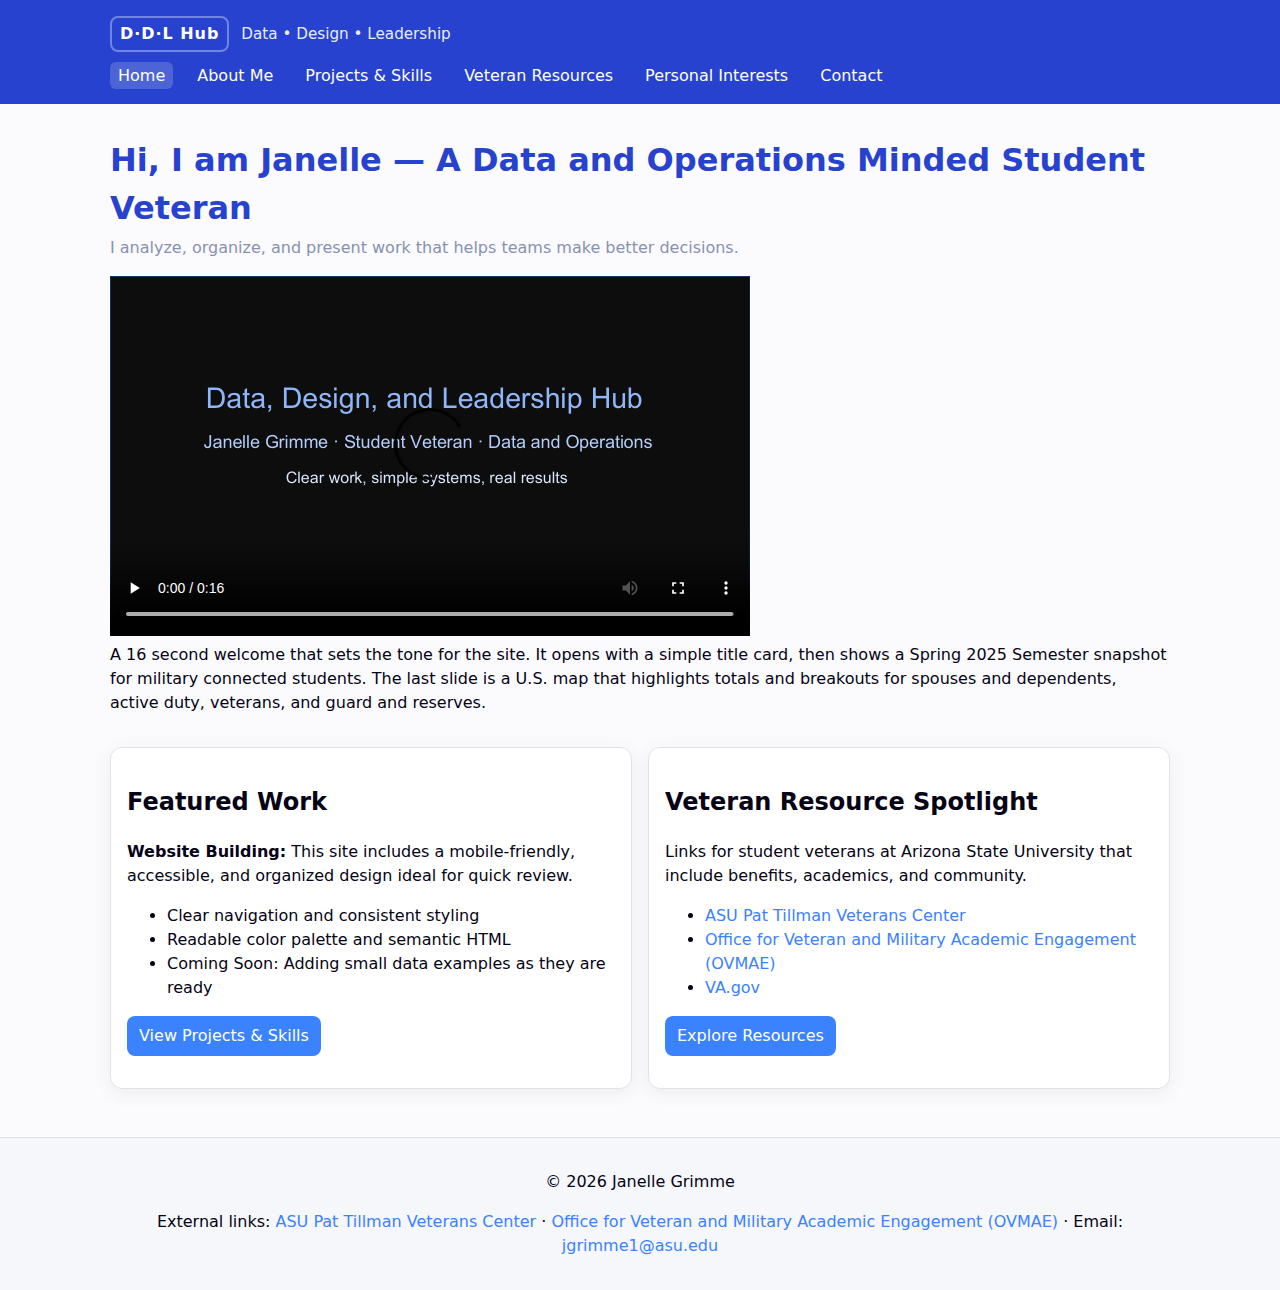
<file: index.html>
<!DOCTYPE html>
<html lang="en">

<head>
  <meta charset="utf-8" />
  <title>Data, Design, and Leadership Hub | Janelle Grimme</title>
  <meta name="viewport" content="width=device-width, initial-scale=1" />
  <meta name="description" content="Portfolio for data, design, and leadership projects with a short demo video, highlights,
   and links for student veterans." />
  <link rel="preconnect" href="https://fonts.gstatic.com" crossorigin>
  <link rel="stylesheet" href="styles.css" />
  <!-- GA4 -->
  <script async src="https://www.googletagmanager.com/gtag/js?id=G-47BJKMX5NC"></script>
  <script>
    window.dataLayer = window.dataLayer || [];
    function gtag(){dataLayer.push(arguments);}
    gtag('js', new Date());
    gtag('config', 'G-47BJKMX5NC');
  </script>
</head>

<body>
  <header class="site-header">
    <div class="brand">
      <a class="logo" href="index.html" aria-label="Home">D·D·L Hub</a>
      <p class="tagline">Data • Design • Leadership</p>
    </div>
    <nav class="site-nav" aria-label="Primary">
      <ul>
        <li><a aria-current="page" href="index.html">Home</a></li>
        <li><a href="about.html">About Me</a></li>
        <li><a href="projects.html">Projects &amp; Skills</a></li>
        <li><a href="veterans.html">Veteran Resources</a></li>
        <li><a href="interests.html">Personal Interests</a></li>
        <li><a href="contact.html">Contact</a></li>
      </ul>
    </nav>
  </header>

  <main id="main">
    <section class="hero" role="region" aria-label="Intro">
      <h1 class="hero__title">Hi, I am Janelle — A Data and Operations Minded Student Veteran</h1>
      <p class="hero__subtitle">I analyze, organize, and present work that helps teams make better decisions.</p>

      <figure class="intro-video">
        <video controls preload="metadata" width="640" height="360" poster="DDL.png" playsinline-describedby="video-desc">
          <source src="DDL.mp4" type="video/mp4" />
          Sorry, your browser does not support HTML5 video.
        </video>
        <figcaption id="video-desc">A 16 second welcome that sets the tone for the site. It opens with a simple title card, 
          then shows a Spring 2025 Semester snapshot for military connected students. The last slide is a U.S. map that highlights 
          totals and breakouts for spouses and dependents, active duty, veterans, and guard and reserves.</figcaption>
      </figure>
    </section>

    <section class="features" aria-label="Highlights">
      <article class="card">
        <h2>Featured Work</h2>
        <p><strong>Website Building:</strong> This site includes a mobile-friendly, accessible, and organized design ideal for quick
           review.</p>
        <ul>
          <li>Clear navigation and consistent styling</li>
          <li>Readable color palette and semantic HTML</li>
          <li>Coming Soon: Adding small data examples as they are ready</li>
        </ul>
        <p><a class="btn" href="projects.html">View Projects &amp; Skills</a></p>
      </article>

      <article class="card">
        <h2>Veteran Resource Spotlight</h2>
        <p>Links for student veterans at Arizona State University that include benefits, academics, and community.</p>
        <ul>
          <li><a target="_blank" rel="noopener" href="https://veterans.asu.edu/">ASU Pat Tillman Veterans Center</a></li>
          <li><a target="_blank" rel="noopener" href="https://vetengagement.asu.edu/">Office for Veteran and Military Academic 
            Engagement (OVMAE)</a></li>
          <li><a target="_blank" rel="noopener" href="https://www.va.gov/">VA.gov</a></li>
        </ul>
        <p><a class="btn" href="veterans.html">Explore Resources</a></p>
      </article>
    </section>
  </main>

  <footer class="site-footer">
    <p>© <span id="year"></span> Janelle Grimme</p>
    <p>
      External links:
      <a href="https://veterans.asu.edu/" rel="noopener" target="_blank">ASU Pat Tillman Veterans Center</a> ·
      <a href="https://vetengagement.asu.edu/" rel="noopener" target="_blank">Office for Veteran and Military Academic Engagement
         (OVMAE)</a> ·
      Email: <a class="email-link" href="contact.html#email">jgrimme1@asu.edu</a>
    </p>
  </footer>

  <script>document.getElementById('year').textContent = new Date().getFullYear();</script>

</body>
</html>
</file>
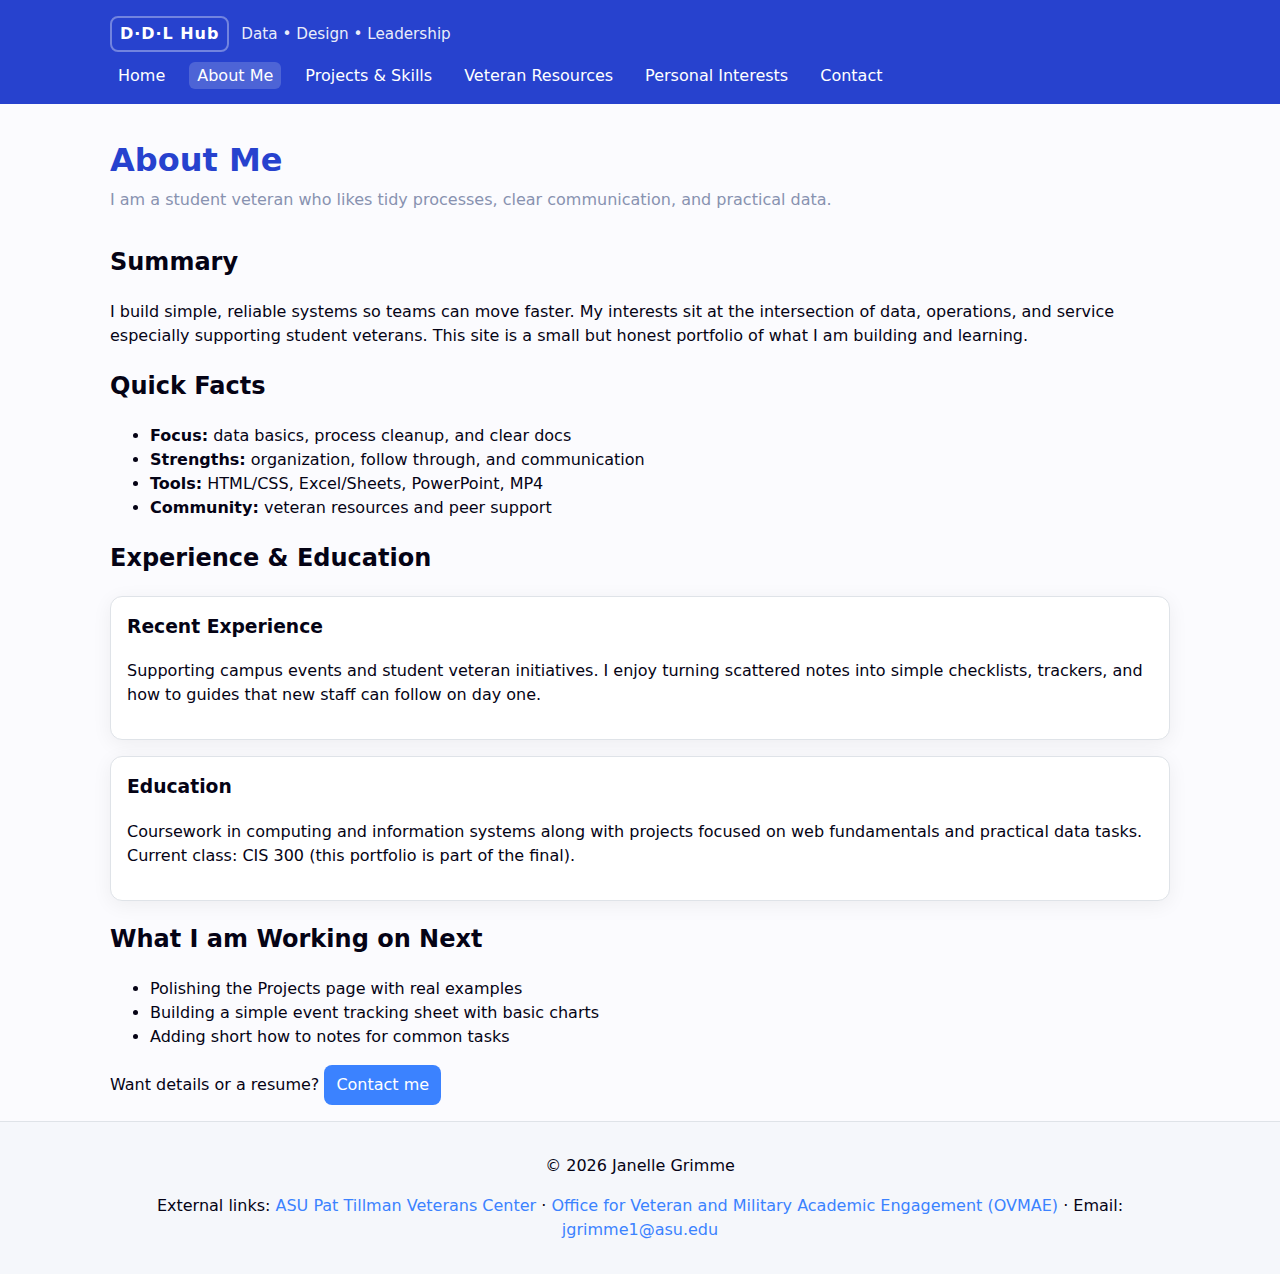
<file: about.html>
<!DOCTYPE html>
<html lang="en">

<head>
  <meta charset="utf-8" />
  <title>About Me | Data, Design, and Leadership Hub</title>
  <meta name="viewport" content="width=device-width, initial-scale=1" />
  <meta name="description" content="About Janelle Grimme — student veteran focused on data and operations." />
  <link rel="stylesheet" href="styles.css" />
</head>
<body>
  <header class="site-header">
    <div class="brand">
      <a class="logo" href="index.html" aria-label="Home">D·D·L Hub</a>
      <p class="tagline">Data • Design • Leadership</p>
    </div>
    <nav class="site-nav" aria-label="Primary">
      <ul>
        <li><a href="index.html">Home</a></li>
        <li><a aria-current="page" href="about.html">About Me</a></li>
        <li><a href="projects.html">Projects &amp; Skills</a></li>
        <li><a href="veterans.html">Veteran Resources</a></li>
        <li><a href="interests.html">Personal Interests</a></li>
        <li><a href="contact.html">Contact</a></li>
      </ul>
    </nav>
  </header>

  <main id="main">
    <section class="hero container">
      <h1 class="hero__title">About Me</h1>
      <p class="hero__subtitle">I am a student veteran who likes tidy processes, clear communication, and practical data.</p>
    </section>

    <section class="container" aria-label="Summary">
      <h2>Summary</h2>
      <p>
        I build simple, reliable systems so teams can move faster. My interests sit at the intersection of
        data, operations, and service especially supporting student veterans. This site is a small but honest
        portfolio of what I am building and learning.
      </p>
    </section>

    <section class="container" aria-label="Quick facts">
      <h2>Quick Facts</h2>
      <ul class="quicklinks">
        <li><strong>Focus:</strong> data basics, process cleanup, and clear docs</li>
        <li><strong>Strengths:</strong> organization, follow through, and communication</li>
        <li><strong>Tools:</strong> HTML/CSS, Excel/Sheets, PowerPoint, MP4</li>
        <li><strong>Community:</strong> veteran resources and peer support</li>
      </ul>
    </section>

    <section class="container" aria-label="Experience and education">
      <h2>Experience &amp; Education</h2>
      <div class="card" style="margin-bottom:1rem;">
        <h3 style="margin-top:0;">Recent Experience</h3>
        <p>
          Supporting campus events and student veteran initiatives. I enjoy turning scattered notes into
          simple checklists, trackers, and how to guides that new staff can follow on day one.
        </p>
      </div>
      <div class="card">
        <h3 style="margin-top:0;">Education</h3>
        <p>
          Coursework in computing and information systems along with projects focused on web fundamentals and
          practical data tasks. Current class: CIS 300 (this portfolio is part of the final).
        </p>
      </div>
    </section>

    <section class="container" aria-label="What I am working on next">
      <h2>What I am Working on Next</h2>
      <ul class="quicklinks">
        <li>Polishing the Projects page with real examples</li>
        <li>Building a simple event tracking sheet with basic charts</li>
        <li>Adding short how to notes for common tasks</li>
      </ul>
      <p style="margin-top:.75rem;">
        Want details or a resume? <a class="btn" href="contact.html">Contact me</a>
      </p>
    </section>
  </main>

  <footer class="site-footer">
    <p>© <span id="year"></span> Janelle Grimme</p>
    <p>
      External links:
      <a href="https://veterans.asu.edu/" target="_blank" rel="noopener">ASU Pat Tillman Veterans Center</a> ·
      <a href="https://vetengagement.asu.edu/" target="_blank" rel="noopener">Office for Veteran and Military Academic Engagement (OVMAE)</a> ·
      Email: <a class="email-link" href="mailto:jgrimme1@asu.edu">jgrimme1@asu.edu</a>
    </p>
  </footer>

  <script>document.getElementById('year').textContent = new Date().getFullYear();</script>
</body>
</html>
</file>
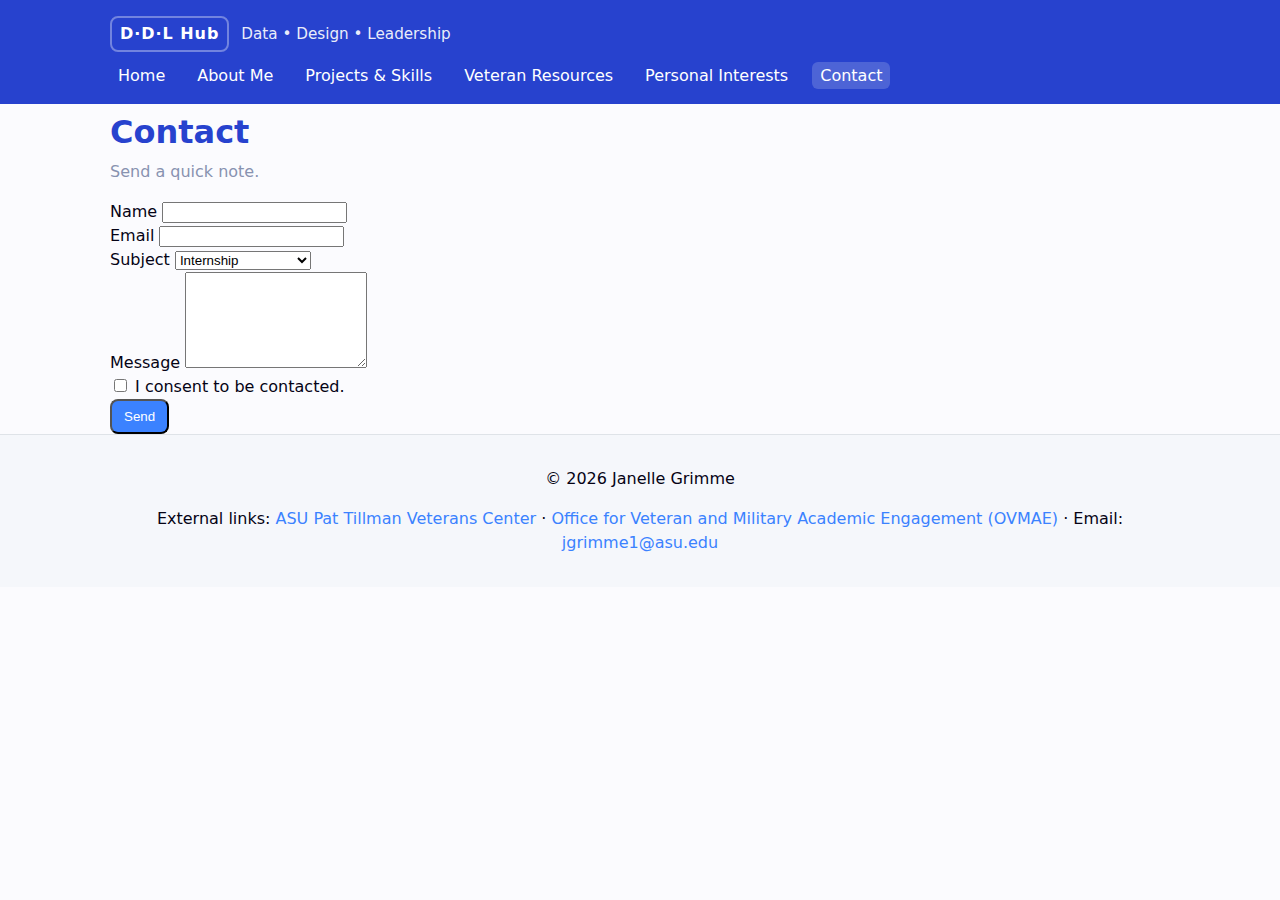
<file: contact.html>
<!DOCTYPE html>
<html lang="en">

<head>
  <meta charset="utf-8" />
  <title>Contact | Data, Design, and Leadership Hub</title>
  <meta name="viewport" content="width=device-width, initial-scale=1" />
  <meta name="description" content="Contact form for recruiters, classmates, and student veterans." />
  <link rel="stylesheet" href="styles.css" />
</head>

<body>
  <header class="site-header">
    <div class="brand">
      <a class="logo" href="index.html">D·D·L Hub</a>
      <p class="tagline">Data • Design • Leadership</p>
    </div>
    <nav class="site-nav" aria-label="Primary">
      <ul>
        <li><a href="index.html">Home</a></li>
        <li><a href="about.html">About Me</a></li>
        <li><a href="projects.html">Projects &amp; Skills</a></li>
        <li><a href="veterans.html">Veteran Resources</a></li>
        <li><a href="interests.html">Personal Interests</a></li>
        <li><a aria-current="page" href="contact.html">Contact</a></li>
      </ul>
    </nav>
  </header>

  <main id="main" class="container">
    <h1 class="hero__title">Contact</h1>
    <p class="hero__subtitle">Send a quick note.
    </p>

    <form action="#" method="post" novalidate>
      <div class="form-row">
        <label for="name">Name</label>
        <input id="name" name="name" required />
      </div>

      <div class="form-row">
        <label for="email">Email</label>
        <input id="email" name="email" type="email" required />
      </div>

      <div class="form-row">
        <label for="subject">Subject</label>
        <select id="subject" name="subject">
          <option>Internship</option>
          <option>Collaboration</option>
          <option>Veteran Resources</option>
          <option>Other</option>
        </select>
      </div>

      <div class="form-row">
        <label for="message">Message</label>
        <textarea id="message" name="message" rows="6" required></textarea>
      </div>

      <div class="form-row">
        <label><input type="checkbox" name="consent" required /> I consent to be contacted.</label>
      </div>

      <button class="btn" type="submit">Send</button>
    </form>
  </main>

  <footer class="site-footer">
    <p>© <span id="year"></span> Janelle Grimme</p>
    <p>
      External links:
      <a href="https://veterans.asu.edu/" target="_blank" rel="noopener">ASU Pat Tillman Veterans Center</a> ·
      <a href="https://vetengagement.asu.edu/" target="_blank" rel="noopener">Office for Veteran and Military Academic Engagement (OVMAE)</a> ·
      Email: <a class="email-link" href="mailto:jgrimme1@asu.edu">jgrimme1@asu.edu</a>
    </p>
  </footer>
  <script>document.getElementById('year').textContent = new Date().getFullYear();</script>

</body>
</html>
</file>
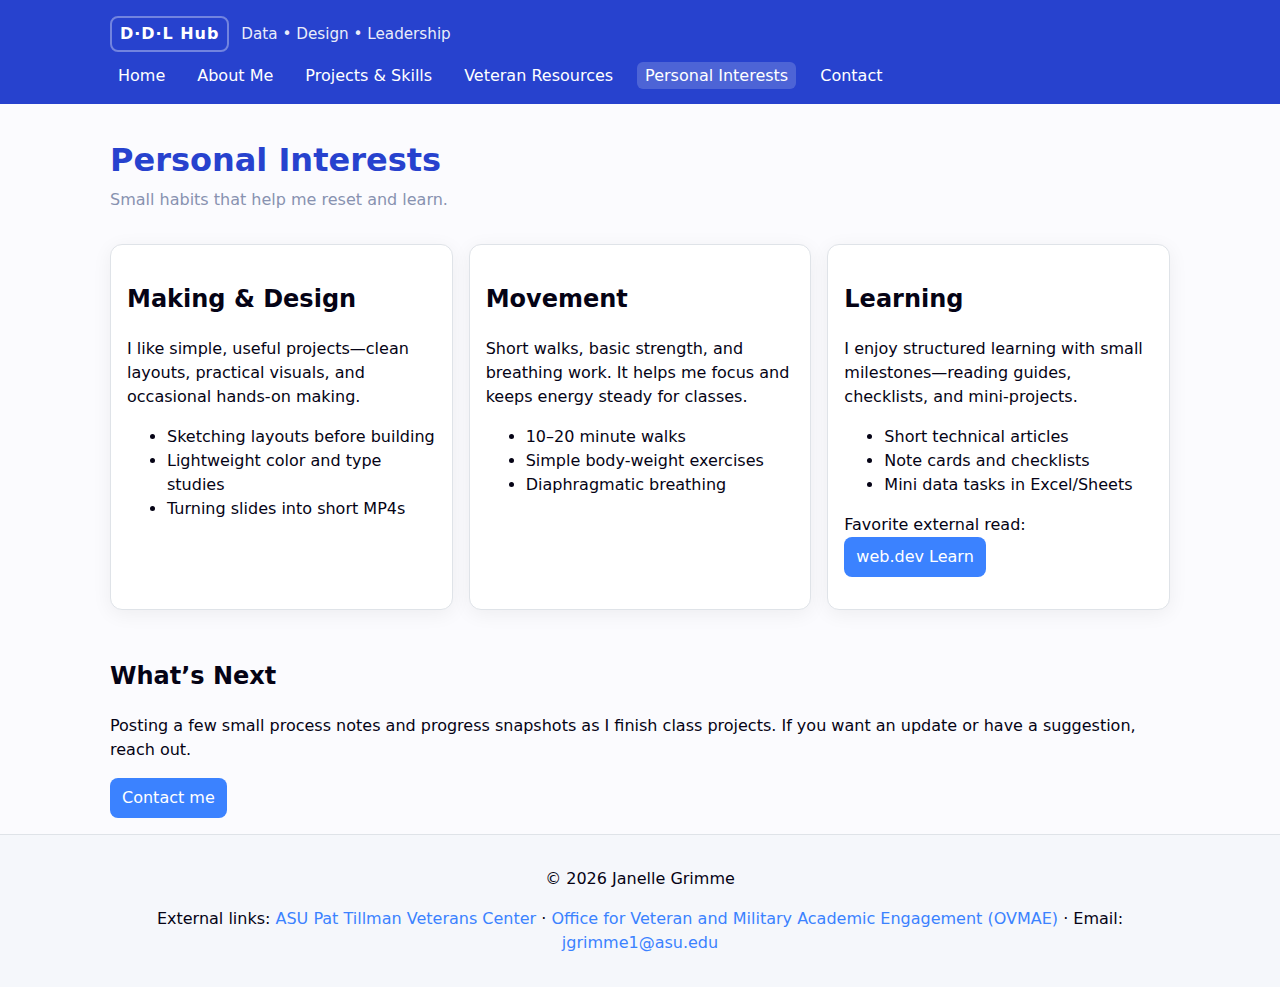
<file: interests.html>
<!DOCTYPE html>
<html lang="en">

<head>
  <meta charset="utf-8" />
  <title>Personal Interests | Data, Design, and Leadership Hub</title>
  <meta name="viewport" content="width=device-width, initial-scale=1" />
  <meta name="description" content="A few things I enjoy outside of class: making, movement, and learning." />
  <link rel="stylesheet" href="styles.css" />
</head>
<body>
  <header class="site-header">
    <div class="brand">
      <a class="logo" href="index.html" aria-label="Home">D·D·L Hub</a>
      <p class="tagline">Data • Design • Leadership</p>
    </div>
    <nav class="site-nav" aria-label="Primary">
      <ul>
        <li><a href="index.html">Home</a></li>
        <li><a href="about.html">About Me</a></li>
        <li><a href="projects.html">Projects &amp; Skills</a></li>
        <li><a href="veterans.html">Veteran Resources</a></li>
        <li><a aria-current="page" href="interests.html">Personal Interests</a></li>
        <li><a href="contact.html">Contact</a></li>
      </ul>
    </nav>
  </header>

  <main id="main">
    <section class="hero container">
      <h1 class="hero__title">Personal Interests</h1>
      <p class="hero__subtitle">Small habits that help me reset and learn.</p>
    </section>

    <section class="features" aria-label="Interest Cards">
      <article class="card">
        <h2>Making &amp; Design</h2>
        <p>I like simple, useful projects—clean layouts, practical visuals, and occasional hands-on making.</p>
        <ul class="quicklinks">
          <li>Sketching layouts before building</li>
          <li>Lightweight color and type studies</li>
          <li>Turning slides into short MP4s</li>
        </ul>
      </article>

      <article class="card">
        <h2>Movement</h2>
        <p>Short walks, basic strength, and breathing work. It helps me focus and keeps energy steady for classes.</p>
        <ul class="quicklinks">
          <li>10–20 minute walks</li>
          <li>Simple body-weight exercises</li>
          <li>Diaphragmatic breathing</li>
        </ul>
      </article>

      <article class="card">
        <h2>Learning</h2>
        <p>I enjoy structured learning with small milestones—reading guides, checklists, and mini-projects.</p>
        <ul class="quicklinks">
          <li>Short technical articles</li>
          <li>Note cards and checklists</li>
          <li>Mini data tasks in Excel/Sheets</li>
        </ul>
        <p style="margin-top:.5rem;">
          Favorite external read: <a class="btn btn--outline" href="https://web.dev/learn/" target="_blank" rel="noopener">web.dev Learn</a>
        </p>
      </article>
    </section>

    <section class="container" aria-label="What’s Next">
      <h2>What’s Next</h2>
      <p>Posting a few small process notes and progress snapshots as I finish class projects. If you want an update or have a suggestion, reach out.</p>
      <p><a class="btn" href="contact.html">Contact me</a></p>
    </section>
  </main>

  <footer class="site-footer">
    <p>© <span id="year"></span> Janelle Grimme</p>
    <p>
      External links:
      <a href="https://veterans.asu.edu/" target="_blank" rel="noopener">ASU Pat Tillman Veterans Center</a> ·
      <a href="https://vetengagement.asu.edu/" target="_blank" rel="noopener">Office for Veteran and Military Academic Engagement (OVMAE)</a> ·
      Email: <a class="email-link" href="contact.html#email">jgrimme1@asu.edu</a>
    </p>
  </footer>
  <script>document.getElementById('year').textContent = new Date().getFullYear();</script>
  
</body>
</html>
</file>
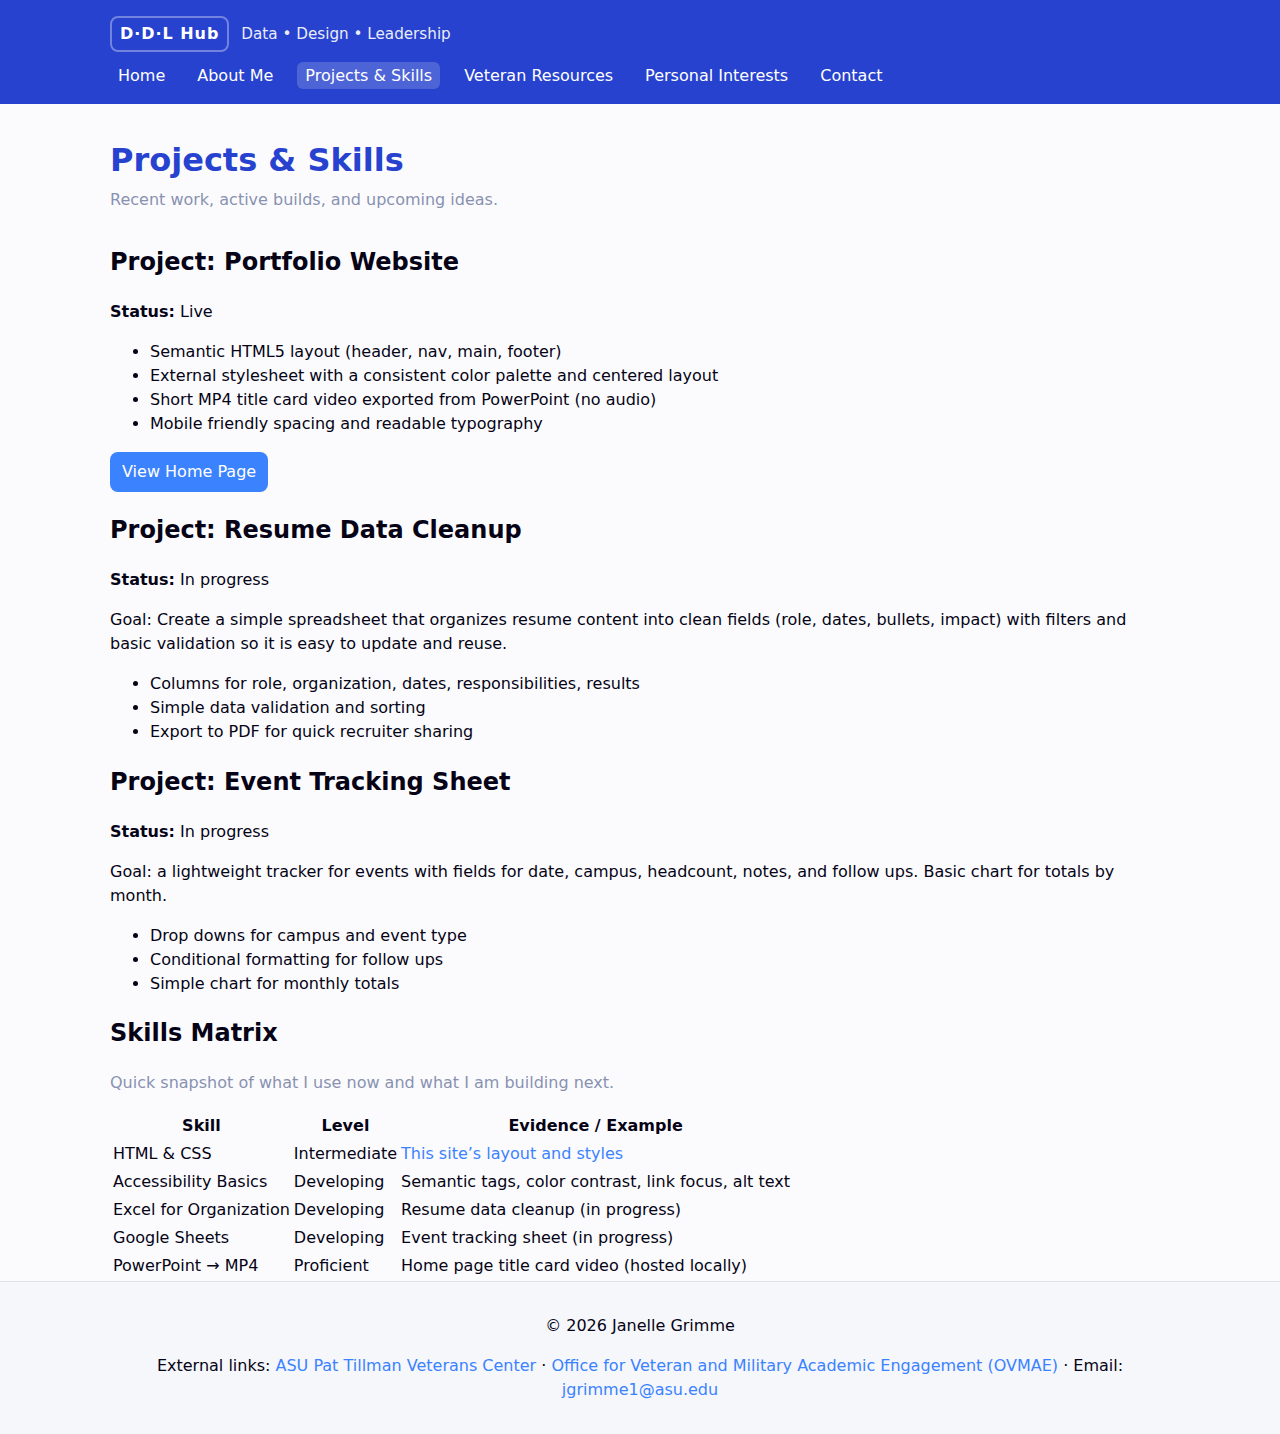
<file: projects.html>
<!DOCTYPE html>
<html lang="en">

<head>
  <meta charset="utf-8" />
  <title>Projects & Skills | Data, Design, and Leadership Hub</title>
  <meta name="viewport" content="width=device-width, initial-scale=1" />
  <meta name="description" content="Projects and skills overview with a data table, current work, and planned tools for organization and reporting." />
  <link rel="stylesheet" href="styles.css" />
  <!-- GA4 -->
  <script async src="https://www.googletagmanager.com/gtag/js?id=G-47BJKMX5NC"></script>
  <script>
    window.dataLayer = window.dataLayer || [];
    function gtag(){dataLayer.push(arguments);}
    gtag('js', new Date()); gtag('config', 'G-47BJKMX5NC');
  </script>
</head>

<body>
  <header class="site-header">
    <div class="brand">
      <a class="logo" href="index.html">D·D·L Hub</a>
      <p class="tagline">Data • Design • Leadership</p>
    </div>
    <nav class="site-nav" aria-label="Primary">
      <ul>
        <li><a href="index.html">Home</a></li>
        <li><a href="about.html">About Me</a></li>
        <li><a aria-current="page" href="projects.html">Projects &amp; Skills</a></li>
        <li><a href="veterans.html">Veteran Resources</a></li>
        <li><a href="interests.html">Personal Interests</a></li>
        <li><a href="contact.html">Contact</a></li>
      </ul>
    </nav>
  </header>

  <main id="main">
    <section class="hero container">
      <h1 class="hero__title">Projects &amp; Skills</h1>
      <p class="hero__subtitle">Recent work, active builds, and upcoming ideas.</p>
    </section>

    <section class="container" id="site-build" aria-label="Portfolio Website">
      <h2>Project: Portfolio Website</h2>
      <p><strong>Status:</strong> Live</p>
      <ul>
        <li>Semantic HTML5 layout (header, nav, main, footer)</li>
        <li>External stylesheet with a consistent color palette and centered layout</li>
        <li>Short MP4 title card video exported from PowerPoint (no audio)</li>
        <li>Mobile friendly spacing and readable typography</li>
      </ul>
      <p><a class="btn" href="index.html">View Home Page</a></p>
    </section>

    <section class="container" id="resume-cleanup" aria-label="Resume Data Cleanup">
      <h2>Project: Resume Data Cleanup </h2>
      <p><strong>Status:</strong> In progress</p>
      <p>Goal: Create a simple spreadsheet that organizes resume content into clean fields (role, dates, bullets, impact) with 
      filters and basic validation so it is easy to update and reuse.</p>
      <ul>
        <li>Columns for role, organization, dates, responsibilities, results</li>
        <li>Simple data validation and sorting</li>
        <li>Export to PDF for quick recruiter sharing</li>
      </ul>
    </section>

    <section class="container" id="event-tracker" aria-label="Event Tracking Sheet">
      <h2>Project: Event Tracking Sheet</h2>
      <p><strong>Status:</strong> In progress</p>
      <p>Goal: a lightweight tracker for events with fields for date, campus, headcount, notes, and follow ups. Basic chart for 
      totals by month.</p>
      <ul>
        <li>Drop downs for campus and event type</li>
        <li>Conditional formatting for follow ups</li>
        <li>Simple chart for monthly totals</li>
      </ul>
    </section>

    <section class="container" aria-label="Skills Matrix">
      <h2>Skills Matrix</h2>
      <p class="hero__subtitle">Quick snapshot of what I use now and what I am building next.</p>

      <div style="overflow-x:auto">
        <table>
          <thead>
            <tr>
              <th scope="col">Skill</th>
              <th scope="col">Level</th>
              <th scope="col">Evidence / Example</th>
            </tr>
          </thead>
          <tbody>
            <tr>
              <td>HTML &amp; CSS</td>
              <td>Intermediate</td>
              <td><a href="index.html">This site’s layout and styles</a></td>
            </tr>
            <tr>
              <td>Accessibility Basics</td>
              <td>Developing</td>
              <td>Semantic tags, color contrast, link focus, alt text</td>
            </tr>
            <tr>
              <td>Excel for Organization</td>
              <td>Developing</td>
              <td>Resume data cleanup (in progress)</td>
            </tr>
            <tr>
              <td>Google Sheets</td>
              <td>Developing</td>
              <td>Event tracking sheet (in progress)</td>
            </tr>
            <tr>
              <td>PowerPoint → MP4</td>
              <td>Proficient</td>
              <td>Home page title card video (hosted locally)</td>
            </tr>
          </tbody>
        </table>
      </div>
    </section>
  </main>

  <footer class="site-footer">
    <p>© <span id="year"></span> Janelle Grimme</p>
    <p>
      External links:
      <a target="_blank" rel="noopener" href="https://veterans.asu.edu/">ASU Pat Tillman Veterans Center</a> ·
      <a target="_blank" rel="noopener" href="https://vetengagement.asu.edu/">Office for Veteran and Military Academic Engagement 
      (OVMAE)</a> ·
      Email: <a class="email-link" href="contact.html#email">jgrimme1@asu.edu</a>
    </p>
  </footer>
  <script>document.getElementById('year').textContent = new Date().getFullYear();</script>

</body>
</html>
</file>
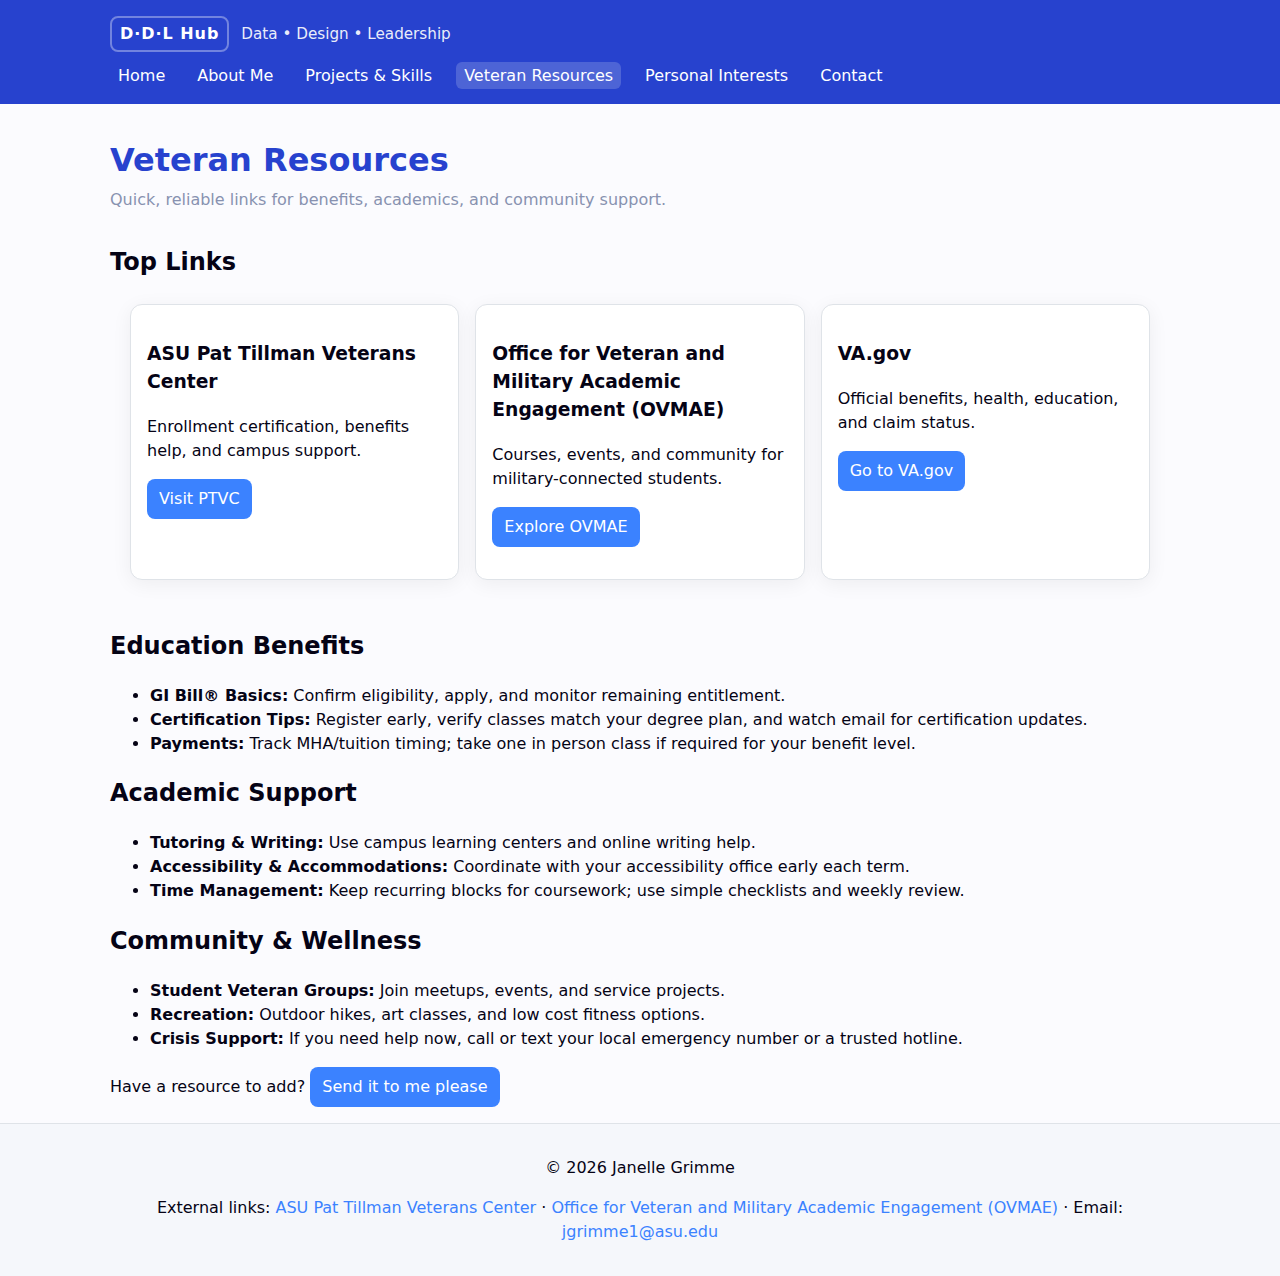
<file: veterans.html>
<!DOCTYPE html>
<html lang="en">

<head>
  <meta charset="utf-8" />
  <title>Veteran Resources | Data, Design, and Leadership Hub</title>
  <meta name="viewport" content="width=device-width, initial-scale=1" />
  <meta name="description" content="Curated veteran resources for benefits, academics, community, and support, including PTVC, OVMAE, and VA links." />
  <link rel="stylesheet" href="styles.css" />
  <!-- GA4 -->
  <script async src="https://www.googletagmanager.com/gtag/js?id=G-47BJKMX5NC"></script>
  <script>
    window.dataLayer = window.dataLayer || [];
    function gtag(){dataLayer.push(arguments);}
    gtag('js', new Date()); gtag('config', 'G-47BJKMX5NC');
  </script>
</head>

<body>
  <header class="site-header">
    <div class="brand">
      <a class="logo" href="index.html" aria-label="Home">D·D·L Hub</a>
      <p class="tagline">Data • Design • Leadership</p>
    </div>
    <nav class="site-nav" aria-label="Primary">
      <ul>
        <li><a href="index.html">Home</a></li>
        <li><a href="about.html">About Me</a></li>
        <li><a href="projects.html">Projects &amp; Skills</a></li>
        <li><a aria-current="page" href="veterans.html">Veteran Resources</a></li>
        <li><a href="interests.html">Personal Interests</a></li>
        <li><a href="contact.html">Contact</a></li>
      </ul>
    </nav>
  </header>

  <main id="main">
    <section class="hero container">
      <h1 class="hero__title">Veteran Resources</h1>
      <p class="hero__subtitle">Quick, reliable links for benefits, academics, and community support.</p>
    </section>

    <section class="container" aria-label="Top Links">
      <h2>Top Links</h2>
      <div class="features" role="list">
        <article class="card" role="listitem">
          <h3>ASU Pat Tillman Veterans Center</h3>
          <p>Enrollment certification, benefits help, and campus support.</p>
          <p><a class="btn btn--outline" href="https://veterans.asu.edu/" target="_blank" rel="noopener">Visit PTVC</a></p>
        </article>
        <article class="card" role="listitem">
          <h3>Office for Veteran and Military Academic Engagement (OVMAE)</h3>
          <p>Courses, events, and community for military-connected students.</p>
          <p><a class="btn btn--outline" href="https://vetengagement.asu.edu/" target="_blank" rel="noopener">Explore OVMAE</a></p>
        </article>
        <article class="card" role="listitem">
          <h3>VA.gov</h3>
          <p>Official benefits, health, education, and claim status.</p>
          <p><a class="btn btn--outline" href="https://www.va.gov/" target="_blank" rel="noopener">Go to VA.gov</a></p>
        </article>
      </div>
    </section>

    <section class="container" aria-label="Education Benefits">
      <h2>Education Benefits</h2>
      <ul class="quicklinks">
        <li><strong>GI Bill® Basics:</strong> Confirm eligibility, apply, and monitor remaining entitlement.</li>
        <li><strong>Certification Tips:</strong> Register early, verify classes match your degree plan, and watch email for certification 
        updates.</li>
        <li><strong>Payments:</strong> Track MHA/tuition timing; take one in person class if required for your benefit level.</li>
      </ul>
    </section>

    <section class="container" aria-label="Academic Support">
      <h2>Academic Support</h2>
      <ul class="quicklinks">
        <li><strong>Tutoring &amp; Writing:</strong> Use campus learning centers and online writing help.</li>
        <li><strong>Accessibility &amp; Accommodations:</strong> Coordinate with your accessibility office early each term.</li>
        <li><strong>Time Management:</strong> Keep recurring blocks for coursework; use simple checklists and weekly review.</li>
      </ul>
    </section>

    <section class="container" aria-label="Community & Wellness">
      <h2>Community &amp; Wellness</h2>
      <ul class="quicklinks">
        <li><strong>Student Veteran Groups:</strong> Join meetups, events, and service projects.</li>
        <li><strong>Recreation:</strong> Outdoor hikes, art classes, and low cost fitness options.</li>
        <li><strong>Crisis Support:</strong> If you need help now, call or text your local emergency number or a trusted hotline.</li>
      </ul>
      <p style="margin-top:.75rem;">
        Have a resource to add? <a class="btn" href="contact.html">Send it to me please</a>
      </p>
    </section>
  </main>

  <footer class="site-footer">
    <p>© <span id="year"></span> Janelle Grimme</p>
    <p>
      External links:
      <a href="https://veterans.asu.edu/" target="_blank" rel="noopener">ASU Pat Tillman Veterans Center</a> ·
      <a href="https://vetengagement.asu.edu/" target="_blank" rel="noopener">Office for Veteran and Military Academic Engagement
       (OVMAE)</a> ·
      Email: <a class="email-link" href="contact.html#email">jgrimme1@asu.edu</a>
    </p>
  </footer>
  <script>document.getElementById('year').textContent = new Date().getFullYear();</script>

</body>
</html>
</file>
<file: styles.css>
:root{
  --text: #050315;
  --background: #fbfbfe;
  --primary: #2742ce;   /* header/nav brand */
  --secondary: #8892b0; /* subtitles, muted UI */
  --accent: #3b82ff;    /* buttons/links */

  --surface: #ffffff;
  --muted: #5b6470;
  --link: var(--accent);
  --link-visited: #7047a0;
  --border: #dfe3e8;
  --shadow: 0 4px 20px rgba(0,0,0,.06);

  --container: 1100px;
  --sidepad: 1.25rem;
}

/* Base */
*{ box-sizing: border-box; }
html, body{ margin:0; padding:0; }
body{
  font-family: system-ui, -apple-system, Segoe UI, Roboto, Arial, sans-serif;
  color: var(--text);
  background: var(--background);
  line-height: 1.5;
  min-width: 320px;
}

/* Global container helper */
.container{
  max-width: var(--container);
  margin-inline: auto;
  padding-inline: var(--sidepad);
}

/* Links */
a{ color: var(--link); text-decoration: none; }
a:visited{ color: var(--link-visited); }
a:hover, a:focus-visible{ text-decoration: underline; }

/* Header & Navigation */
.site-header{
  background: var(--primary);
  color: #fff;
  padding-block: 1rem;
}

.site-header .brand,
.site-header nav{
  max-width: var(--container);
  margin-inline: auto;
  padding-inline: var(--sidepad);
}

/* Brand row */
.brand{
  display: flex;
  align-items: baseline;
  gap: .75rem;
}
.logo{
  color:#fff;
  text-decoration:none;
  font-weight:700;
  letter-spacing:.06em;
  border:2px solid rgba(255,255,255,.35);
  padding:.25rem .5rem;
  border-radius:.5rem;
}
.tagline{ margin:0; opacity:.9; font-size:.95rem; }

/* Nav row */
.site-nav ul{
  list-style:none;
  display:flex;
  gap:1rem;
  margin:.75rem 0 0;
  padding:0;
  flex-wrap:wrap;
}
.site-nav a{
  color:#fff;
  padding:.25rem .5rem;
  border-radius:.375rem;
}
.site-nav a[aria-current="page"],
.site-nav a:hover,
.site-nav a:focus-visible{
  background: rgba(255,255,255,.18);
}

/* Main */
#main{
  display:block;
}

/* Hero section */
.hero{
  max-width: var(--container);
  margin: 2rem auto;
  padding-inline: var(--sidepad);
}
.hero__title{
  margin:.25rem 0;
  font-size: clamp(1.5rem, 2.5vw, 2rem);
  color: var(--primary);
}
.hero__subtitle{
  margin:.25rem 0 1rem;
  color: var(--secondary);
}
.intro-video{ margin: 1rem 0; }

/* Feature cards grid */
.features{
  max-width: var(--container);
  margin: 1.5rem auto 3rem;
  padding-inline: var(--sidepad);
  display:grid;
  grid-template-columns: repeat(auto-fit, minmax(260px, 1fr));
  gap:1rem;
}
.card{
  background: var(--surface);
  border:1px solid var(--border);
  border-radius:.75rem;
  padding:1rem;
  box-shadow: var(--shadow);
}

/* Buttons */
.btn{
  display:inline-block;
  background: var(--accent);
  color:#fff;
  padding:.5rem .75rem;
  border-radius:.5rem;
}

/* Footer */
.site-footer{
  border-top:1px solid var(--border);
  background:#f5f7fb;
  color: var(--text);
  padding: 1rem 0;
  text-align:center;
}

/* Center footer inner content */
.site-footer > *{
  max-width: var(--container);
  margin-inline: auto;
  padding-inline: var(--sidepad);
}

.site-footer a{
  color: var(--accent);
}


@media (min-width: 900px){
  .brand{ justify-content: flex-start; }
}
</file>
